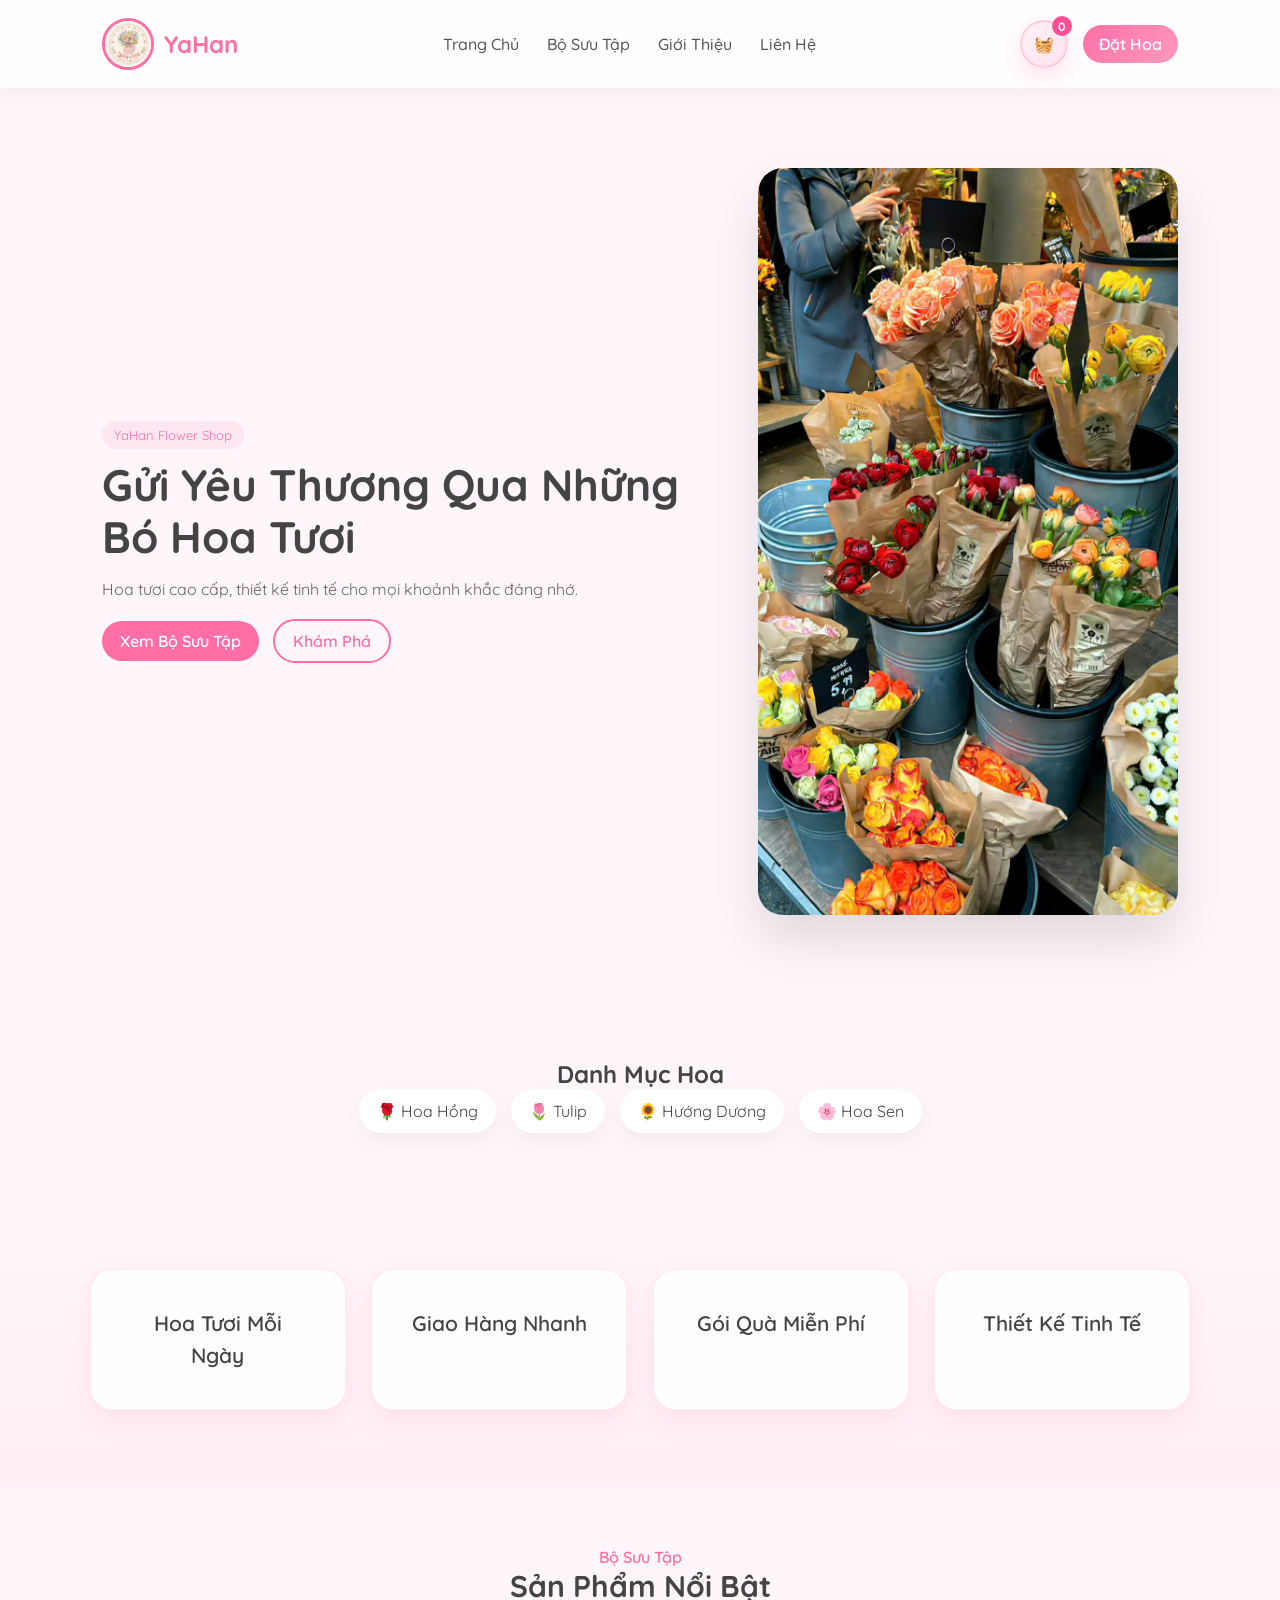
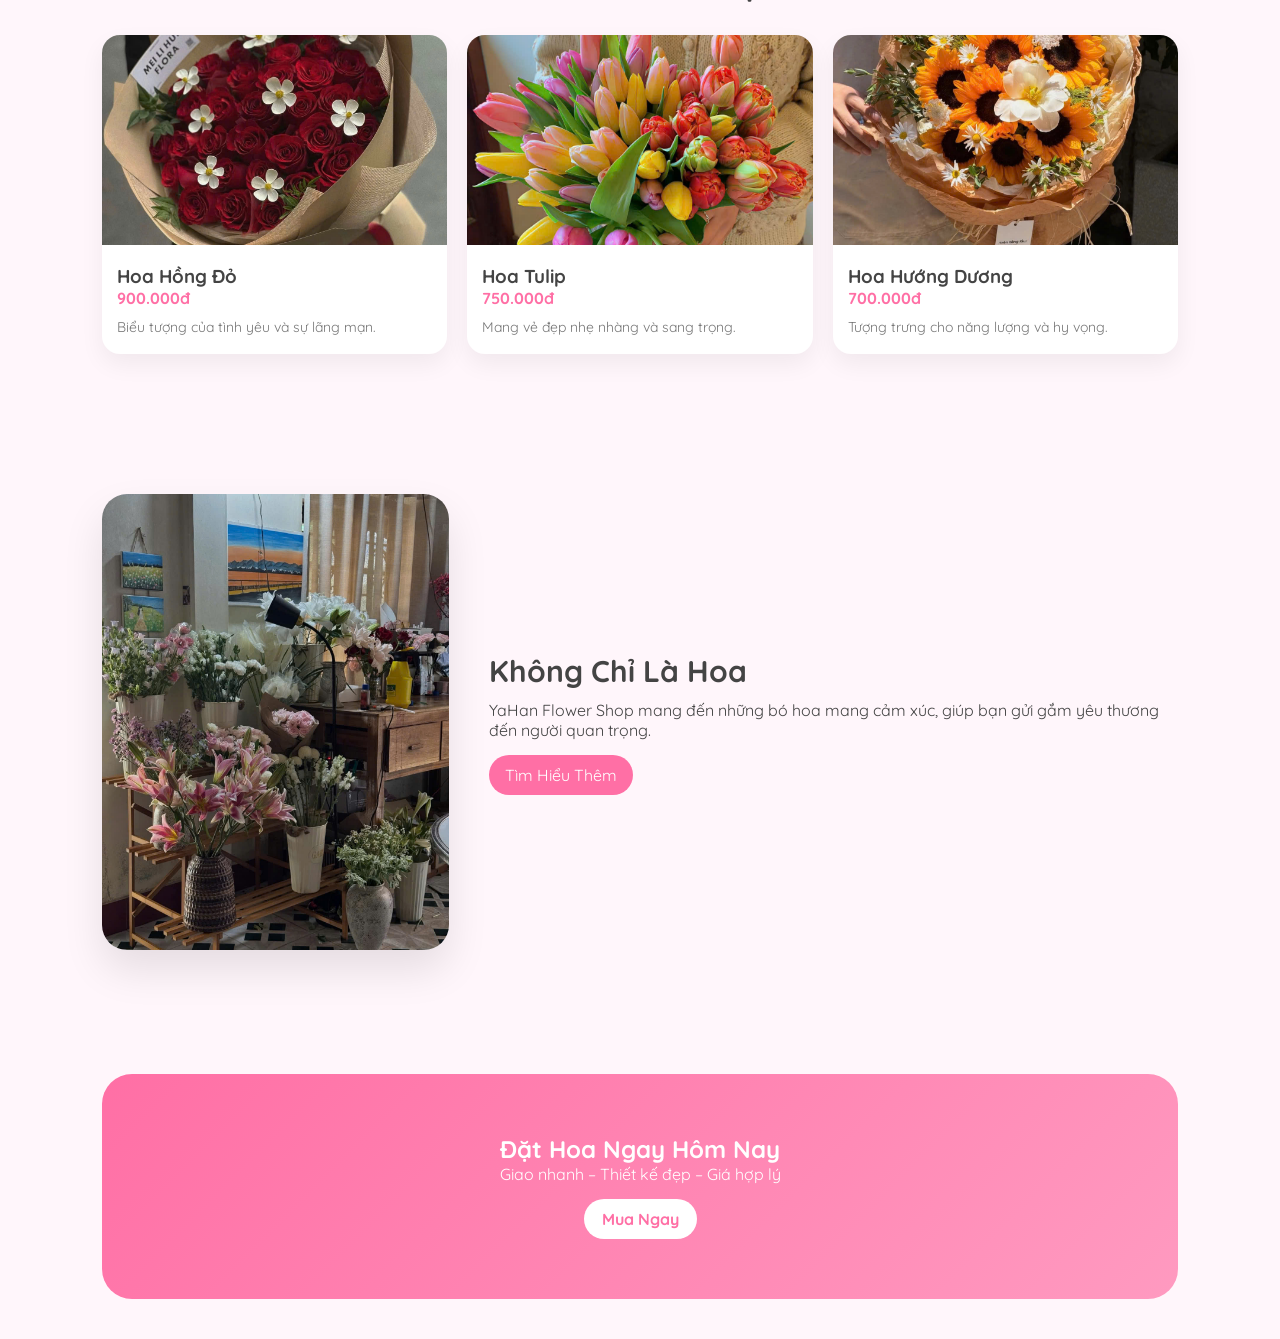
<file: index.html>
<!DOCTYPE html>
<html lang="vi">
<head>
    <meta charset="UTF-8">
    <meta name="viewport" content="width=device-width, initial-scale=1.0">

    <title>YaHan Flower Shop</title>

    <link rel="stylesheet" href="css/index.css">

</head>

<body>

<!-- ================= HEADER ================= -->
<header class="header">

    <div class="logo">
        <img src="assets/image/logo.png" alt="YaHan">
        <h2>YaHan</h2>
    </div>

    <nav class="menu">

    <a href="index.html">
        Trang Chủ
    </a>

    <a href="html/san-pham.html">
        Bộ Sưu Tập
    </a>

    <a href="html/gioi-thieu.html">
        Giới Thiệu
    </a>

    <a href="html/lien-he.html">
        Liên Hệ
    </a>

</nav>

    <div class="header-right">
       <a href="html/gio-hang.html" class="cart">
        <span class="cart-icon">🧺</span>
        <span class="cart-count">0</span>
</a>

        <a href="html/lien-he.html" class="cta-btn">
            Đặt Hoa
        </a>
    </div>

</header>


<!-- ================= HERO (SPLIT LAYOUT) ================= -->
<section class="hero">

    <div class="hero-text">
        <span class="tag">YaHan Flower Shop</span>

        <h1>Gửi Yêu Thương Qua Những Bó Hoa Tươi</h1>

        <p>
            Hoa tươi cao cấp, thiết kế tinh tế cho mọi khoảnh khắc đáng nhớ.
        </p>

        <div class="hero-btn">
            <a href="html/san-pham.html">Xem Bộ Sưu Tập</a>
            <a href="html/gioi-thieu.html" class="outline">Khám Phá</a>
        </div>
    </div>

    <div class="hero-image">
        <img src="assets/image/nen2.jpg" alt="Flower Hero">
    </div>

</section>


<!-- ================= CATEGORY QUICK ================= -->
<section class="category">

    <h2>Danh Mục Hoa</h2>

    <div class="category-list">

        <div class="category-item">🌹 Hoa Hồng</div>
        <div class="category-item">🌷 Tulip</div>
        <div class="category-item">🌻 Hướng Dương</div>
        <div class="category-item">🌸 Hoa Sen</div>

    </div>

</section>


<!-- ================= FEATURE ================= -->
<section class="feature">

    <div class="feature-item">
        <i class="fa-solid fa-seedling"></i>
        <h3>Hoa Tươi Mỗi Ngày</h3>
    </div>

    <div class="feature-item">
        <i class="fa-solid fa-truck-fast"></i>
        <h3>Giao Hàng Nhanh</h3>
    </div>

    <div class="feature-item">
        <i class="fa-solid fa-gift"></i>
        <h3>Gói Quà Miễn Phí</h3>
    </div>

    <div class="feature-item">
        <i class="fa-solid fa-heart"></i>
        <h3>Thiết Kế Tinh Tế</h3>
    </div>

</section>


<!-- ================= PRODUCTS ================= -->
<section class="products">

    <div class="section-title">
        <span>Bộ Sưu Tập</span>
        <h2>Sản Phẩm Nổi Bật</h2>
    </div>

    <div class="product-grid">
<div class="product-grid">

    <!-- CARD 1 -->
    <div class="product-card">

        <img src="assets/image/hoahong/hoahong.jpg">

        <div class="product-info">

            <h3>Hoa Hồng Đỏ</h3>

            <p class="price">900.000đ</p>

            <p class="desc">
                Biểu tượng của tình yêu và sự lãng mạn.
            </p>

        </div>

    </div>

    <!-- CARD 2 -->
    <div class="product-card">

        <img src="assets/image/hoatulip/hoatulip.jpg">

        <div class="product-info">

            <h3>Hoa Tulip</h3>

            <p class="price">750.000đ</p>

            <p class="desc">
                Mang vẻ đẹp nhẹ nhàng và sang trọng.
            </p>

        </div>

    </div>

    <!-- CARD 3 -->
    <div class="product-card">

        <img src="assets/image/hoahuongduong/hoahuongduong.jpg">

        <div class="product-info">

            <h3>Hoa Hướng Dương</h3>

            <p class="price">700.000đ</p>

            <p class="desc">
                Tượng trưng cho năng lượng và hy vọng.
            </p>

        </div>

    </div>

</div>

</div>
</section>


<!-- ================= ABOUT ================= -->
<section class="about">

    <div class="about-image">
        <img src="assets/image/nen3.jpg">
    </div>

    <div class="about-text">
        <h2>Không Chỉ Là Hoa</h2>
        <p>
            YaHan Flower Shop mang đến những bó hoa mang cảm xúc,
            giúp bạn gửi gắm yêu thương đến người quan trọng.
        </p>

        <a href="html/gioi-thieu.html">Tìm Hiểu Thêm</a>
    </div>

</section>


<!-- ================= CTA ================= -->
<section class="cta">

    <h2>Đặt Hoa Ngay Hôm Nay</h2>
    <p>Giao nhanh – Thiết kế đẹp – Giá hợp lý</p>

    <a href="html/san-pham.html">Mua Ngay</a>

</section>


<!-- ================= JS ================= -->
<script src="js/script.js"></script>
<script src="js/cart.js"></script>

<div id="toast" class="toast"></div>




</body>
</html>
</file>
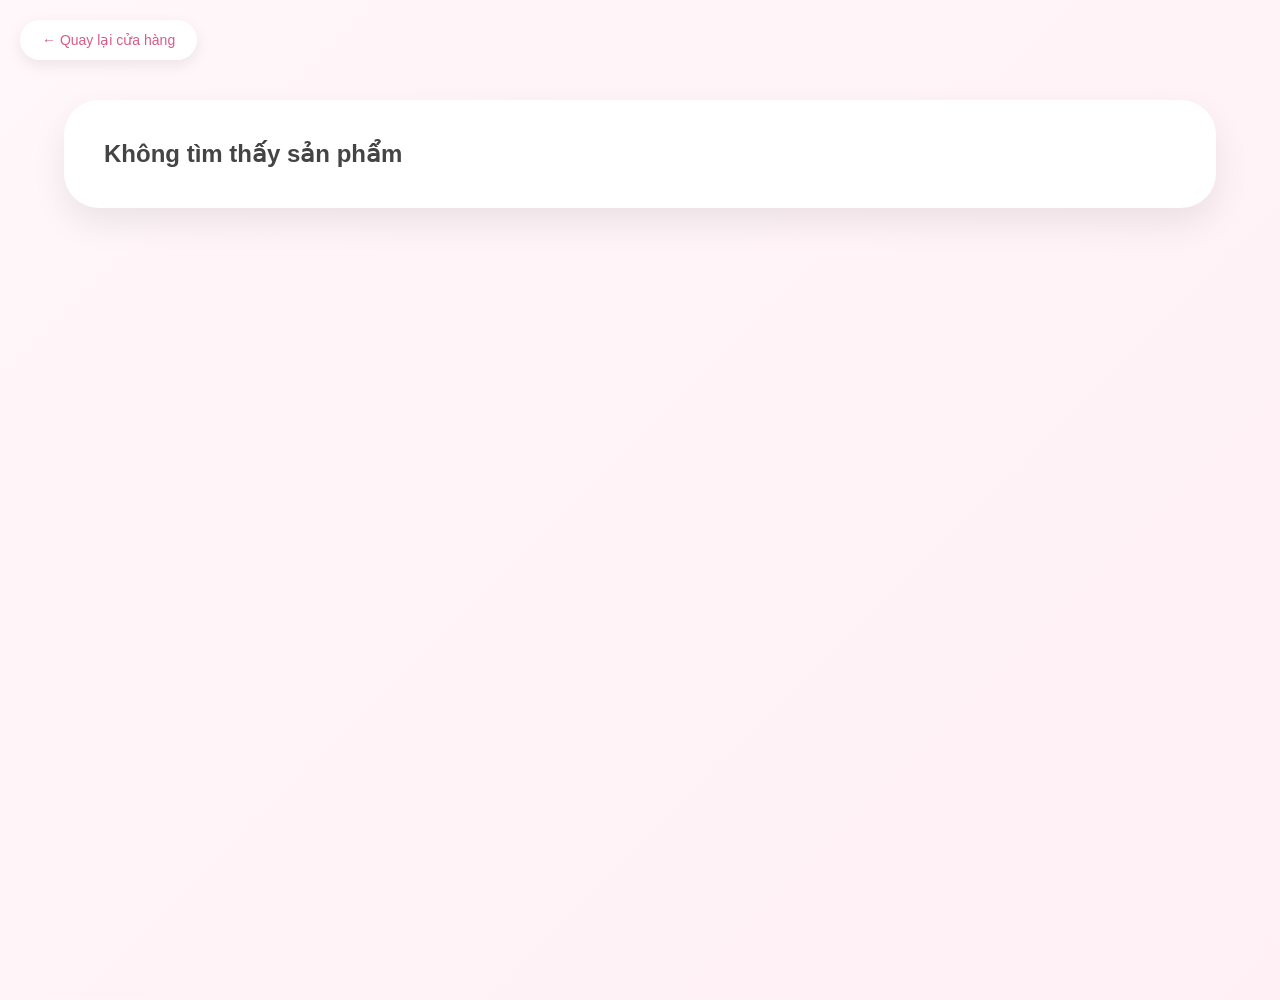
<file: html/chi-tiet.html>
<!DOCTYPE html>
<html lang="vi">
<head>
    <meta charset="UTF-8">
    <meta name="viewport" content="width=device-width, initial-scale=1.0">
    <title>Chi Tiết Hoa</title>

    <link rel="stylesheet" href="../css/chi-tiet.css">

    <!-- ICON -->
    <link rel="stylesheet"
    href="https://cdnjs.cloudflare.com/ajax/libs/font-awesome/6.5.2/css/all.min.css">
</head>
<body>

    <a href="#" id="backBtn" class="back-home">
        ← Quay lại cửa hàng
    </a>

    <section class="detail-page">

        <!-- LEFT -->
        <div id="detail"></div>

        <!-- RIGHT -->

    </section>

    <!-- MOBILE ACTION -->

    <div class="mobile-action">

        <button class="mobile-call">
            📞 Liên hệ
        </button>

        <button class="mobile-book">
            Đặt hoa
        </button>

    </div>
    
    <script>

        const mainImg =
        document.getElementById("mainImg");

        const thumbs =
        document.querySelectorAll(".thumb-list img");

        thumbs.forEach(img => {

            img.addEventListener("click", () => {

                mainImg.src = img.src;

                document
                .querySelector(".active-thumb")
                ?.classList.remove("active-thumb");

                img.classList.add("active-thumb");

            });

        });

    </script>

    <script src="../js/script.js"></script>

    <div id="toast" class="toast"></div>

    <script>

        const params =
        new URLSearchParams(window.location.search);

        const from = params.get("from");

        const backBtn =
        document.getElementById("backBtn");

        if(from === "index"){

            backBtn.href = "../index.html";

        }else{

            backBtn.href = "san-pham.html";

        }

    </script>

</body>
</html>
</file>
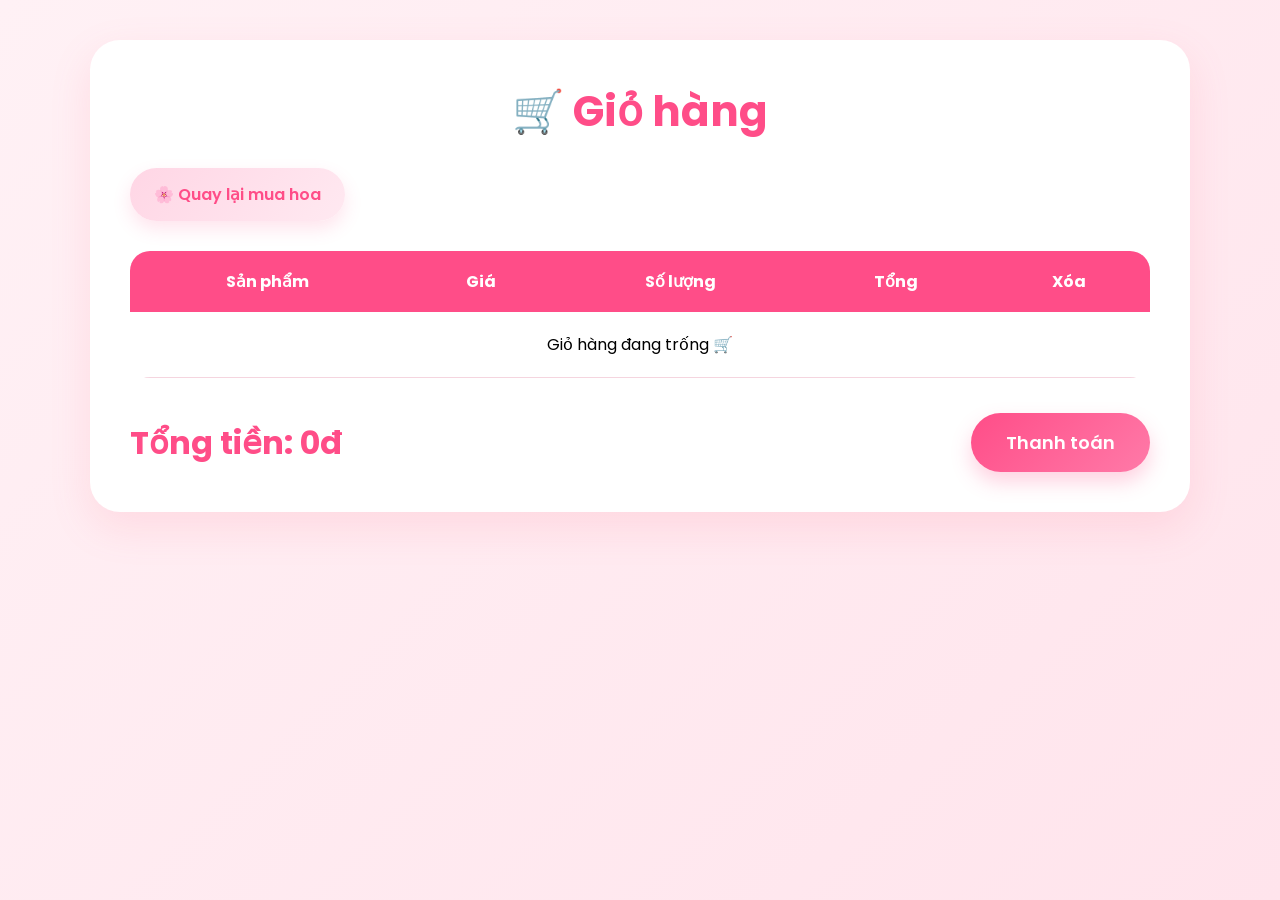
<file: html/gio-hang.html>
<!DOCTYPE html>
<html lang="vi">

<head>

    <meta charset="UTF-8">

    <meta name="viewport" content="width=device-width, initial-scale=1.0">

    <title>Giỏ hàng</title>

    <link rel="stylesheet" href="../css/gio-hang.css">

</head>

<body>

    <div class="cart-page">

        <h1>🛒 Giỏ hàng</h1>

        <a href="../index.html" class="back-btn">
    🌸 Quay lại mua hoa
        </a>

        <table>

            <thead>

                <tr>

                    <th>Sản phẩm</th>

                    <th>Giá</th>

                    <th>Số lượng</th>

                    <th>Tổng</th>

                    <th>Xóa</th>

                </tr>

            </thead>

            <tbody id="cart-body">

            </tbody>

        </table>

        <div class="total-box">

            <h2 id="total">
                Tổng tiền: 0đ
            </h2>

            <button onclick="checkout()">
                Thanh toán
            </button>

        </div>

    </div>

    <script src="../js/cart.js"></script>
    

</body>

</html>
</file>
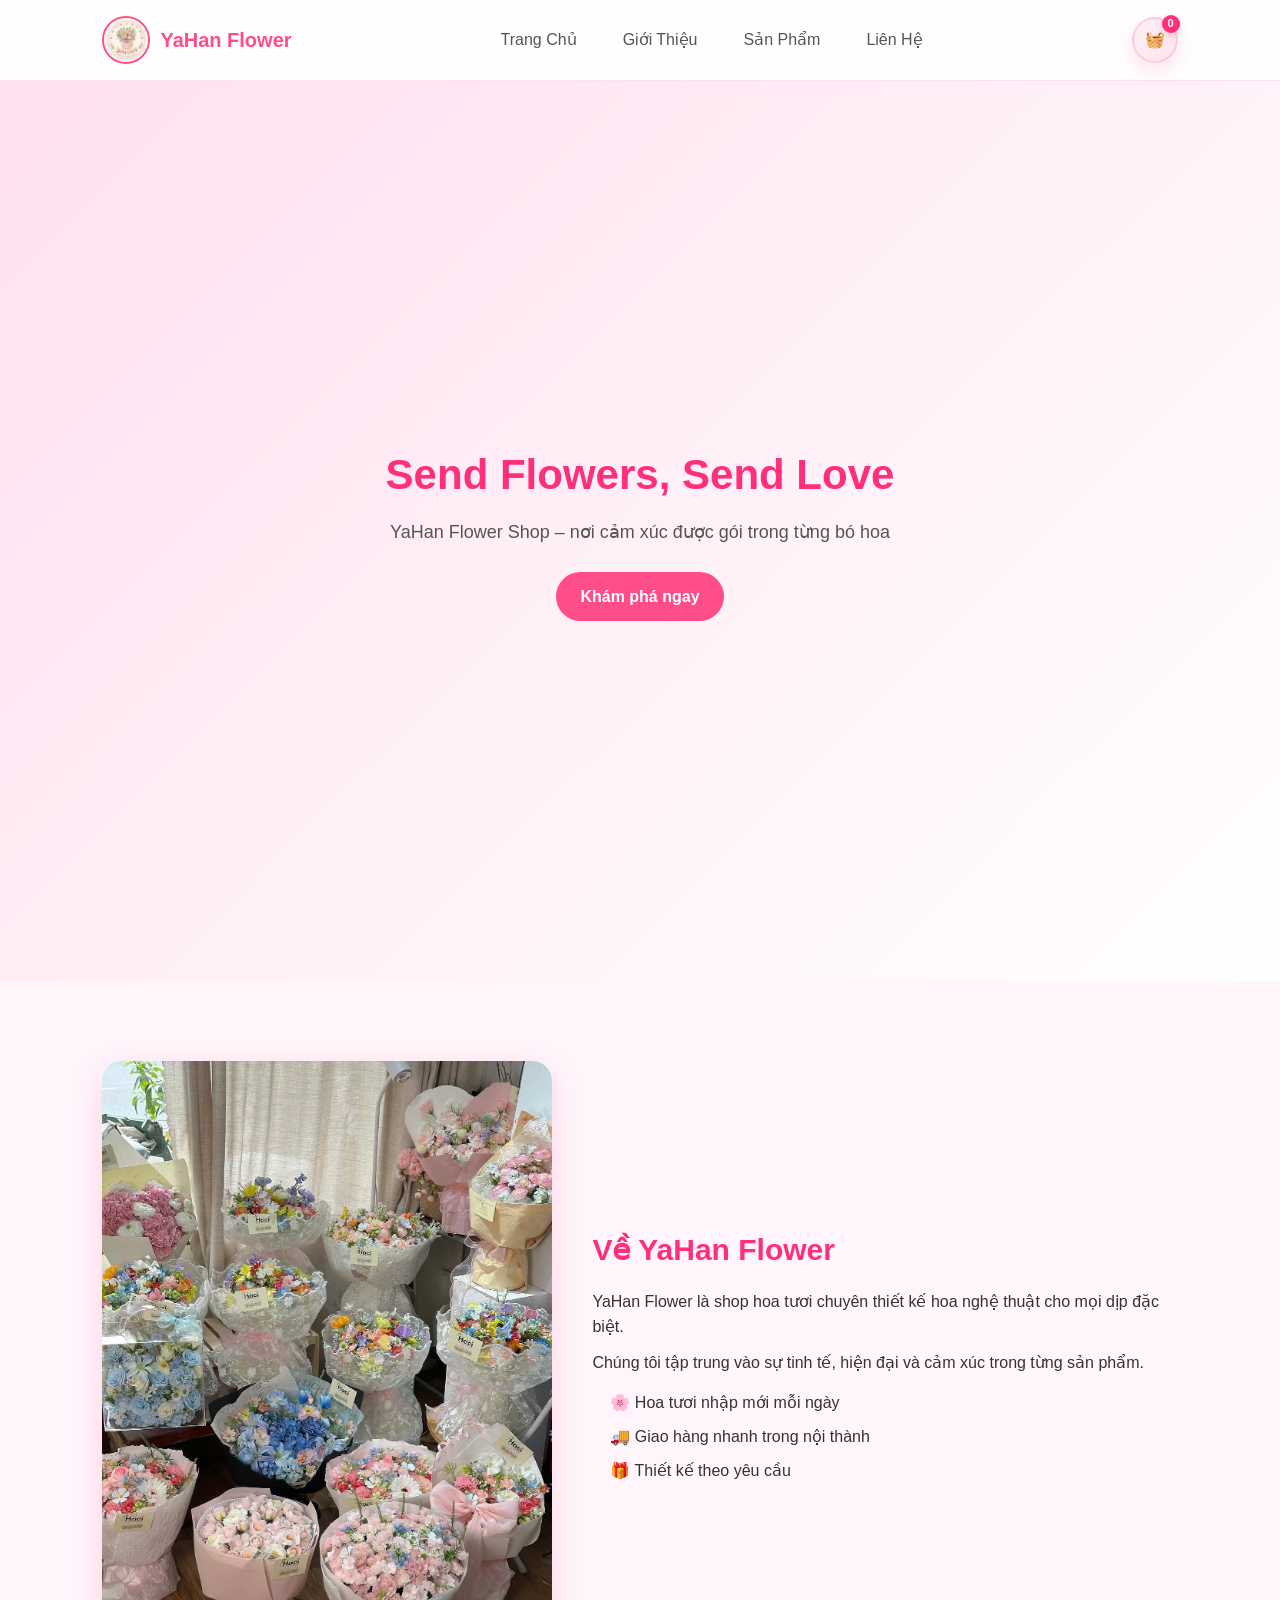
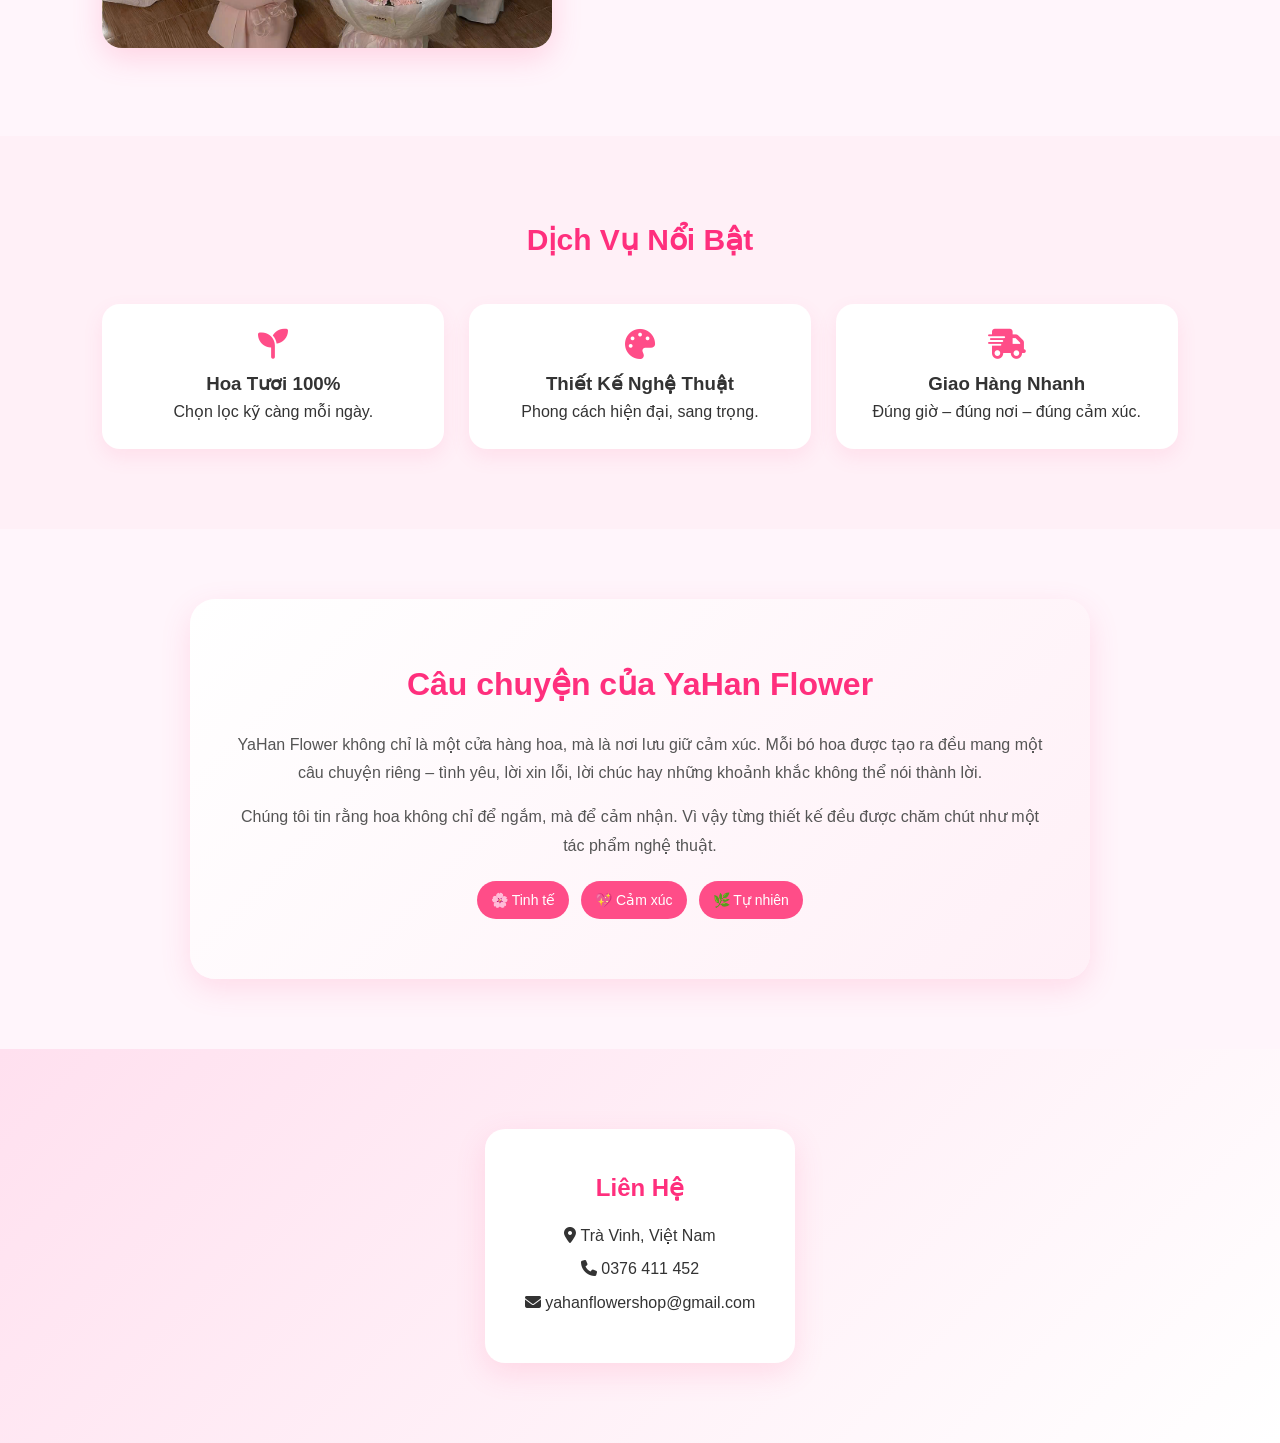
<file: html/gioi-thieu.html>
<!DOCTYPE html>
<html lang="vi">
<head>
<meta charset="UTF-8">
<meta name="viewport" content="width=device-width, initial-scale=1.0">
<title>About YaHan Flower</title>

<link rel="stylesheet" href="../css/gioi-thieu.css">
<link rel="stylesheet" href="https://cdnjs.cloudflare.com/ajax/libs/font-awesome/6.5.2/css/all.min.css">
</head>

<body>

<header class="navbar">
    <div class="logo">
        <img src="../assets/image/logo.png" alt="YaHan">
        <h2>YaHan Flower</h2>
    </div>

    <nav class="menu">

    <a href="../index.html">
        Trang Chủ
    </a>

    <a href="../index.html#about">
        Giới Thiệu
    </a>

    <a href="../index.html#service">
        Sản Phẩm
    </a>

    <a href="../index.html#contact">
        Liên Hệ
    </a>

</nav>

    <a href="gio-hang.html" class="cart">
        <span class="cart-icon">🧺</span>
        <span class="cart-count">0</span>
    </a>
</header>
<!-- HERO -->
<section class="hero">
    <div class="hero-box">
        <h1>Send Flowers, Send Love</h1>
        <p>YaHan Flower Shop – nơi cảm xúc được gói trong từng bó hoa</p>

        <a href="../index.html" class="btn-primary">Khám phá ngay</a>
    </div>
</section>

<!-- ABOUT -->
<section id="about" class="about">
    <div class="about-container">

        <div class="about-img">
            <img src="../assets/image/nen1.jpg" alt="YaHan Flower">
        </div>

        <div class="about-text">
            <h2>Về YaHan Flower</h2>

            <p>
                YaHan Flower là shop hoa tươi chuyên thiết kế hoa nghệ thuật cho mọi dịp đặc biệt.
            </p>

            <p>
                Chúng tôi tập trung vào sự tinh tế, hiện đại và cảm xúc trong từng sản phẩm.
            </p>

            <ul>
                <li>🌸 Hoa tươi nhập mới mỗi ngày</li>
                <li>🚚 Giao hàng nhanh trong nội thành</li>
                <li>🎁 Thiết kế theo yêu cầu</li>
            </ul>
        </div>

    </div>
</section>

<!-- SERVICE -->
<section id="service" class="service">
    <h2>Dịch Vụ Nổi Bật</h2>

    <div class="service-grid">

        <div class="card">
            <i class="fa-solid fa-seedling"></i>
            <h3>Hoa Tươi 100%</h3>
            <p>Chọn lọc kỹ càng mỗi ngày.</p>
        </div>

        <div class="card">
            <i class="fa-solid fa-palette"></i>
            <h3>Thiết Kế Nghệ Thuật</h3>
            <p>Phong cách hiện đại, sang trọng.</p>
        </div>

        <div class="card">
            <i class="fa-solid fa-truck-fast"></i>
            <h3>Giao Hàng Nhanh</h3>
            <p>Đúng giờ – đúng nơi – đúng cảm xúc.</p>
        </div>

    </div>
</section>

<!-- STORY SECTION -->
<section class="stats">
    <div class="story-box">

        <h2>Câu chuyện của YaHan Flower</h2>

        <p>
            YaHan Flower không chỉ là một cửa hàng hoa, mà là nơi lưu giữ cảm xúc.
            Mỗi bó hoa được tạo ra đều mang một câu chuyện riêng – tình yêu, lời xin lỗi,
            lời chúc hay những khoảnh khắc không thể nói thành lời.
        </p>

        <p>
            Chúng tôi tin rằng hoa không chỉ để ngắm, mà để cảm nhận.
            Vì vậy từng thiết kế đều được chăm chút như một tác phẩm nghệ thuật.
        </p>

        <div class="story-tags">
            <span>🌸 Tinh tế</span>
            <span>💖 Cảm xúc</span>
            <span>🌿 Tự nhiên</span>
        </div>

    </div>
</section>

<!-- CONTACT -->
<section id="contact" class="contact">
    <div class="contact-box">

        <h2>Liên Hệ</h2>

        <p><i class="fa-solid fa-location-dot"></i> Trà Vinh, Việt Nam</p>
        <p><i class="fa-solid fa-phone"></i> 0376 411 452</p>
        <p><i class="fa-solid fa-envelope"></i> yahanflowershop@gmail.com</p>


    </div>
</section>


</body>
</html>
</file>
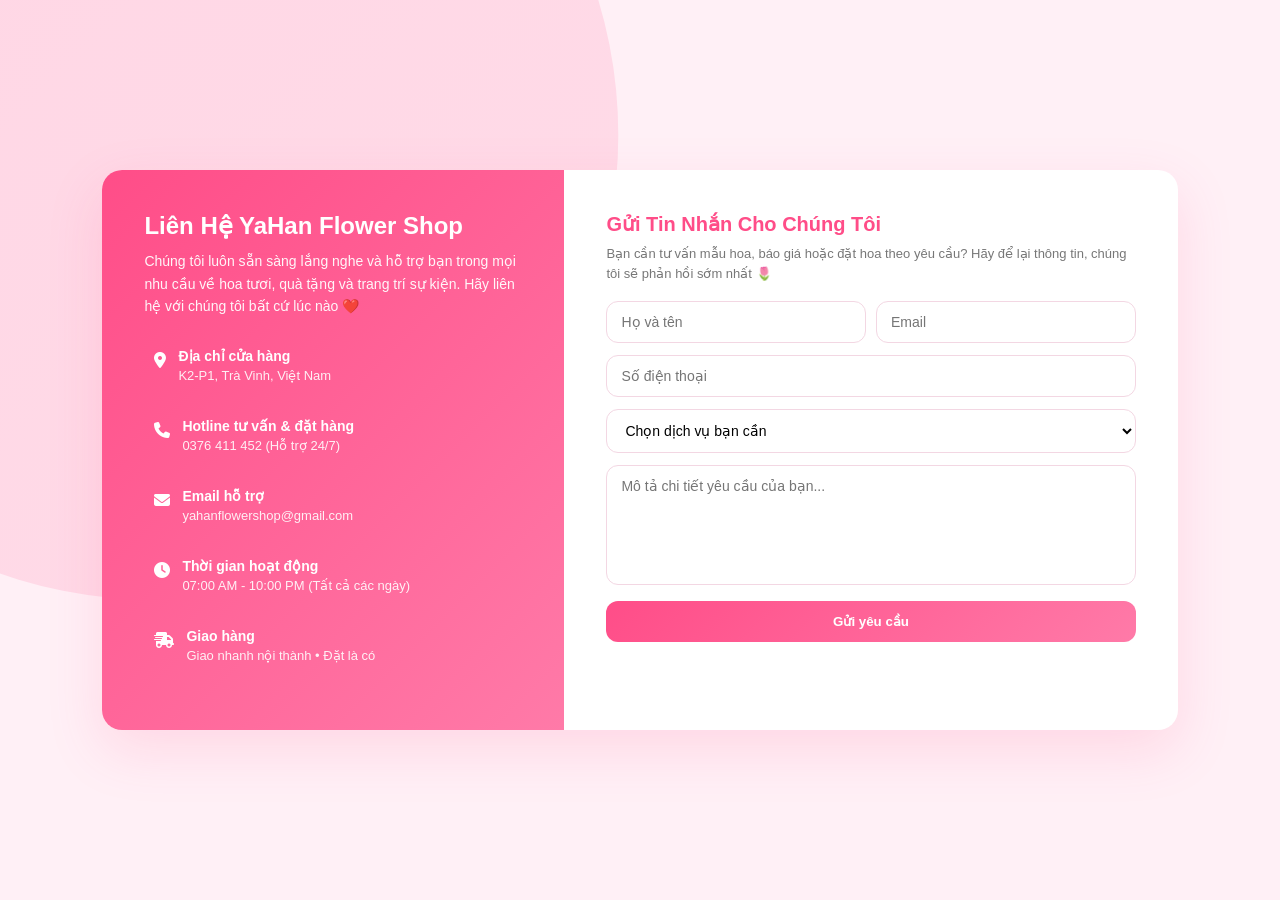
<file: html/lien-he.html>
<!DOCTYPE html>
<html lang="vi">
<head>
    <meta charset="UTF-8">
    <meta name="viewport" content="width=device-width, initial-scale=1.0">
    <title>Liên Hệ Shop</title>

    <link rel="stylesheet" href="../css/lien-he.css">
    <link rel="stylesheet" href="https://cdnjs.cloudflare.com/ajax/libs/font-awesome/6.5.2/css/all.min.css">
</head>

<body>

<section class="contact-section">

    <div class="contact-bg"></div>

    <div class="contact-card">

        <!-- LEFT INFO -->
        <div class="contact-left">

            <h2>Liên Hệ YaHan Flower Shop</h2>

            <p>
                Chúng tôi luôn sẵn sàng lắng nghe và hỗ trợ bạn
                trong mọi nhu cầu về hoa tươi, quà tặng và trang trí sự kiện.
                Hãy liên hệ với chúng tôi bất cứ lúc nào ❤️
            </p>

            <div class="contact-box">
                <i class="fa-solid fa-location-dot"></i>
                <div>
                    <h4>Địa chỉ cửa hàng</h4>
                    <span>K2-P1, Trà Vinh, Việt Nam</span>
                </div>
            </div>

            <div class="contact-box">
                <i class="fa-solid fa-phone"></i>
                <div>
                    <h4>Hotline tư vấn & đặt hàng</h4>
                    <span>0376 411 452 (Hỗ trợ 24/7)</span>
                </div>
            </div>

            <div class="contact-box">
                <i class="fa-solid fa-envelope"></i>
                <div>
                    <h4>Email hỗ trợ</h4>
                    <span>yahanflowershop@gmail.com</span>
                </div>
            </div>

            <div class="contact-box">
                <i class="fa-solid fa-clock"></i>
                <div>
                    <h4>Thời gian hoạt động</h4>
                    <span>07:00 AM - 10:00 PM (Tất cả các ngày)</span>
                </div>
            </div>

            <div class="contact-box">
                <i class="fa-solid fa-truck-fast"></i>
                <div>
                    <h4>Giao hàng</h4>
                    <span>Giao nhanh nội thành • Đặt là có</span>
                </div>
            </div>

        </div>

        <!-- RIGHT FORM -->
        <div class="contact-right">

            <h3>Gửi Tin Nhắn Cho Chúng Tôi</h3>

            <p class="sub-text">
                Bạn cần tư vấn mẫu hoa, báo giá hoặc đặt hoa theo yêu cầu?
                Hãy để lại thông tin, chúng tôi sẽ phản hồi sớm nhất 🌷
            </p>

            <form>

                <div class="row">
                    <input type="text" placeholder="Họ và tên">
                    <input type="email" placeholder="Email">
                </div>

                <input type="text" placeholder="Số điện thoại">

                <select>
                    <option>Chọn dịch vụ bạn cần</option>
                    <option>Hoa sinh nhật</option>
                    <option>Hoa khai trương</option>
                    <option>Hoa cưới</option>
                    <option>Hoa trang trí sự kiện</option>
                    <option>Hoa theo yêu cầu riêng</option>
                </select>

                <textarea placeholder="Mô tả chi tiết yêu cầu của bạn..."></textarea>

                <button type="submit">
                    Gửi yêu cầu
                </button>

            </form>

        </div>

    </div>

</section>

</body>
</html>
</file>
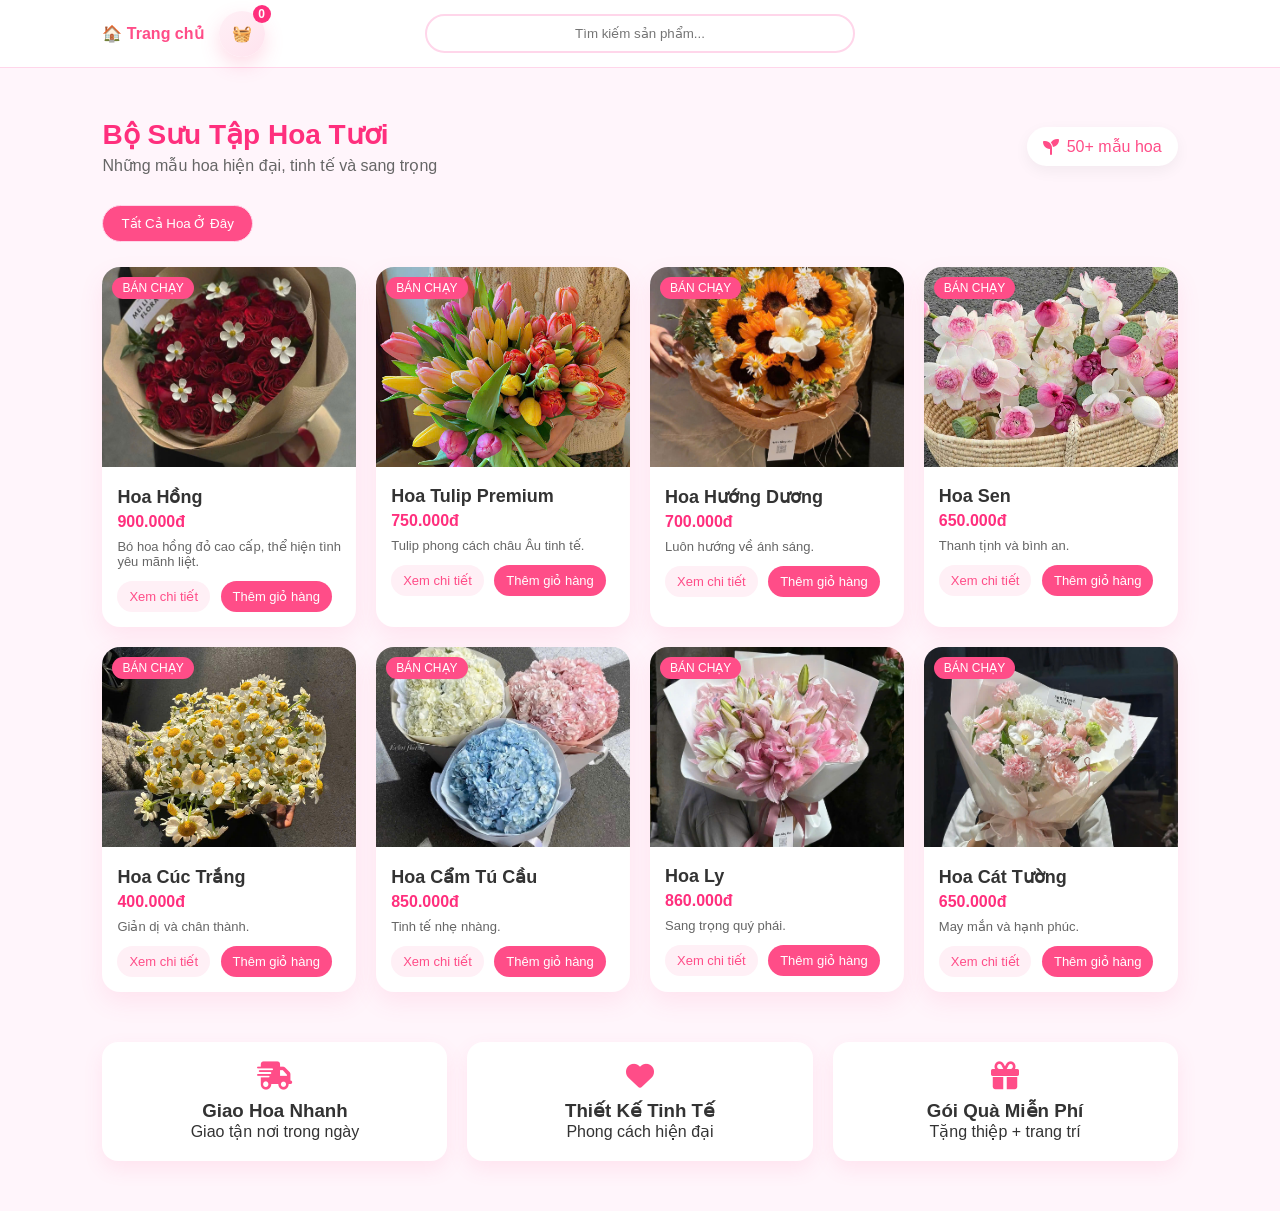
<file: html/san-pham.html>
<!DOCTYPE html>
<html lang="vi">
<head>
    <meta charset="UTF-8">
    <meta name="viewport" content="width=device-width, initial-scale=1.0">

    <title>Danh Sách Hoa</title>

    <link rel="stylesheet" href="../css/san-pham.css">

    <link rel="stylesheet" href="https://cdnjs.cloudflare.com/ajax/libs/font-awesome/6.5.2/css/all.min.css">
</head>
<body>

<!-- HEADER -->
 <div class="header-mini">

    <!-- LEFT: HOME + CART -->
    <div class="header-left">
        <a href="../index.html">🏠 Trang chủ</a>
        <a href="gio-hang.html" class="cart">
            <span class="cart-icon">🧺</span> 
        <span class="cart-count">0</span>
        </a>
    </div>

    <!-- CENTER: SEARCH -->
    <input 
        type="text"
        id="search"
        placeholder="Tìm kiếm sản phẩm..."
        class="search-box"
    >

</div>
<!-- PRODUCT -->
<section class="flowers">

    <!-- TOP -->
    <div class="top-bar">

        <div class="title-box">
            <h2>Bộ Sưu Tập Hoa Tươi</h2>
            <p>Những mẫu hoa hiện đại, tinh tế và sang trọng</p>
        </div>

        <div class="result-box">
            <i class="fa-solid fa-seedling"></i>
            <span>50+ mẫu hoa</span>
        </div>

    </div>

    <!-- FILTER -->
    <div class="menu-filter">
        <button class="active">Tất Cả Hoa Ở Đây</button>
       
    </div>

    <!-- FLOWER LIST -->
    <div id="flower-container" class="flower-container"></div>

    <!-- SERVICE -->
    <div class="service-box">

        <div class="service-item">
            <i class="fa-solid fa-truck-fast"></i>
            <h3>Giao Hoa Nhanh</h3>
            <p>Giao tận nơi trong ngày</p>
        </div>

        <div class="service-item">
            <i class="fa-solid fa-heart"></i>
            <h3>Thiết Kế Tinh Tế</h3>
            <p>Phong cách hiện đại</p>
        </div>

        <div class="service-item">
            <i class="fa-solid fa-gift"></i>
            <h3>Gói Quà Miễn Phí</h3>
            <p>Tặng thiệp + trang trí</p>
        </div>

    </div>

</section>

<script src="../js/script.js"></script>

<div id="toast" class="toast"></div>

</body>
</html>
</file>
<file: css/index.css>
@import url('https://fonts.googleapis.com/css2?family=Quicksand:wght@300;400;500;600;700&display=swap');

/* ================= RESET ================= */
* {
    margin: 0;
    padding: 0;
    box-sizing: border-box;
}

body {
    background: #fff6fb;
    color: #444;
    font-family: 'Quicksand', sans-serif;
}

/* ================= HEADER ================= */
.header {
    display: flex;
    justify-content: space-between;
    align-items: center;
    padding: 18px 8%;
    background: rgba(255,255,255,0.9);
    backdrop-filter: blur(10px);
    position: sticky;
    top: 0;
    z-index: 1000;
    box-shadow: 0 5px 20px rgba(0,0,0,0.05);
}

/* LOGO */
.logo {
    display: flex;
    align-items: center;
    gap: 10px;
}

.logo img {
    width: 52px;
    height: 52px;
    border-radius: 50%;
    object-fit: cover;
    border: 3px solid #ff6fa5;
}

.logo h2 {
    color: #ff6fa5;
    font-weight: 700;
}

/* MENU */
.menu a {
    margin: 0 12px;
    text-decoration: none;
    color: #555;
    font-weight: 500;
    position: relative;
    transition: 0.3s;
}

.menu a::after {
    content: "";
    position: absolute;
    left: 0;
    bottom: -5px;
    width: 0%;
    height: 2px;
    background: #ff6fa5;
    transition: 0.3s;
}

.menu a:hover::after {
    width: 100%;
}

.menu a:hover {
    color: #ff6fa5;
}

/* ================= HEADER RIGHT ================= */
.header-right {
    display: flex;
    align-items: center;
    gap: 15px;
}

/* GIỎ HÀNG (GIỎ HOA) */
.cart {
    position: relative;
    width: 48px;
    height: 48px;
    border-radius: 50%;
    background: linear-gradient(135deg, #fff0f6, #ffe3ee);
    display: flex;
    align-items: center;
    justify-content: center;
    box-shadow: 0 10px 25px rgba(255,111,165,0.2);
    transition: 0.3s;
    border: 2px solid rgba(255,111,165,0.25);
    text-decoration: none;
    color: #ff6fa5;
}

.cart:hover {
    transform: translateY(-4px) scale(1.1);
    background: linear-gradient(135deg, #ff6fa5, #ff9ac0);
    color: white;
}

.cart-count {
    position: absolute;
    top: -6px;
    right: -6px;
    width: 20px;
    height: 20px;
    background: #ff4f93;
    color: white;
    font-size: 12px;
    border-radius: 50%;
    display: flex;
    align-items: center;
    justify-content: center;
    font-weight: bold;
}
.cart.bump{
    animation:bump 0.3s ease;
}

@keyframes bump{

    0%{
        transform:scale(1);
    }

    50%{
        transform:scale(1.2);
    }

    100%{
        transform:scale(1);
    }
}

.toast{
    position: fixed;
    top: 20px;
    right: 20px;
    background: #ff4d8d;
    color: white;
    padding: 14px 22px;
    border-radius: 10px;
    font-size: 16px;
    font-weight: bold;
    opacity: 0;
    transform: translateY(-20px);
    transition: all 0.4s ease;
    z-index: 9999;
    box-shadow: 0 4px 10px rgba(0,0,0,0.2);
}

.toast.show{
    opacity: 1;
    transform: translateY(0);
}

/* BUTTON */
.cta-btn {
    background: linear-gradient(135deg, #ff6fa5, #ff9ac0);
    color: white;
    padding: 9px 16px;
    border-radius: 25px;
    text-decoration: none;
    font-weight: 600;
    transition: 0.3s;
}

.cta-btn:hover {
    transform: scale(1.05);
}

/* ================= HERO ================= */
.hero {
    display: flex;
    align-items: center;
    justify-content: space-between;
    padding: 80px 8%;
    gap: 40px;
}

.hero-text {
    flex: 1;
}

.tag {
    background: #ffe6f0;
    color: #ff6fa5;
    padding: 6px 12px;
    border-radius: 20px;
    font-size: 13px;
}

.hero-text h1 {
    font-size: 44px;
    margin: 15px 0;
    line-height: 1.2;
}

.hero-text p {
    color: #666;
    margin-bottom: 20px;
}

/* BUTTON HERO */
.hero-btn a {
    display: inline-block;
    padding: 10px 18px;
    border-radius: 25px;
    text-decoration: none;
    margin-right: 10px;
    font-weight: 600;
    transition: 0.3s;
}

.hero-btn a:first-child {
    background: #ff6fa5;
    color: white;
}

.hero-btn .outline {
    border: 2px solid #ff6fa5;
    color: #ff6fa5;
}

.hero-btn a:hover {
    transform: translateY(-4px);
}

/* HERO IMAGE */
.hero-image img {
    width: 420px;
    border-radius: 25px;
    box-shadow: 0 25px 50px rgba(0,0,0,0.12);
}

/* ================= CATEGORY ================= */
.category {
    text-align: center;
    padding: 60px 8%;
}

.category-list {
    display: flex;
    justify-content: center;
    flex-wrap: wrap;
    gap: 15px;
}

.category-item {
    background: white;
    padding: 12px 18px;
    border-radius: 25px;
    box-shadow: 0 8px 20px rgba(0,0,0,0.05);
    cursor: pointer;
    transition: 0.3s;
}

.category-item:hover {
    background: #ff6fa5;
    color: white;
    transform: translateY(-3px);
}

/* ================= FEATURE ================= */

.feature{
    width: 100%;
    padding: clamp(40px, 6vw, 80px) 7%;
    display: grid;

    /* Tự co giãn cực mượt */
    grid-template-columns: repeat(auto-fit, minmax(min(220px, 100%), 1fr));

    gap: clamp(15px, 2vw, 30px);

    background: linear-gradient(to bottom, #fff8fb, #ffeef5);
}

.feature-item{
    background: rgba(255,255,255,0.9);

    padding: clamp(22px, 3vw, 38px);

    border-radius: 22px;

    text-align: center;

    border: 1px solid rgba(255,182,193,0.3);

    backdrop-filter: blur(10px);

    box-shadow:
        0 5px 15px rgba(255,182,193,0.12),
        0 10px 30px rgba(255,105,180,0.08);

    transition:
        transform 0.35s ease,
        box-shadow 0.35s ease,
        border 0.35s ease;

    cursor: pointer;
}

.feature-item:hover{
    transform: translateY(-10px);

    border-color: #ff9ec7;

    box-shadow:
        0 12px 25px rgba(255,105,180,0.18),
        0 18px 40px rgba(255,182,193,0.18);
}

/* ICON */

.feature-item i{
    width: clamp(65px, 8vw, 95px);
    height: clamp(65px, 8vw, 95px);

    line-height: clamp(65px, 8vw, 95px);

    font-size: clamp(28px, 4vw, 45px);

    border-radius: 50%;

    background: linear-gradient(135deg, #ffd6e7, #ffb6d5);

    color: #ff4f9a;

    margin-bottom: 18px;

    transition: all 0.35s ease;
}

.feature-item:hover i{
    transform: scale(1.12) rotate(8deg);

    background: linear-gradient(135deg, #ff69b4, #ff8fc7);

    color: white;
}

/* TEXT */

.feature-item h3{
    font-size: clamp(16px, 2vw, 21px);

    color: #444;

    font-weight: 600;

    line-height: 1.5;

    transition: 0.3s;
}

.feature-item:hover h3{
    color: #ff4f9a;
}

/* Mobile nhỏ */

@media(max-width: 480px){

    .feature{
        padding-inline: 5%;
    }

    .feature-item{
        border-radius: 18px;
    }
}

/* ================= PRODUCTS ================= */
.products {
    padding: 60px 8%;
}

.section-title {
    text-align: center;
    margin-bottom: 30px;
}

.section-title span {
    color: #ff6fa5;
    font-weight: 600;
}

.section-title h2 {
    font-size: 30px;
}

.product-grid {
    display: grid;
    grid-template-columns: repeat(auto-fit, minmax(240px, 1fr));
    gap: 20px;
}

.product-card {
    background: white;
    border-radius: 18px;
    overflow: hidden;
    box-shadow: 0 10px 25px rgba(0,0,0,0.06);
    transition: 0.3s;
}

.product-card:hover {
    transform: translateY(-8px);
}

.product-card img {
    width: 100%;
    height: 210px;
    object-fit: cover;
}

.product-info {
    padding: 15px;
}

.price {
    color: #ff6fa5;
    font-weight: bold;
}

.desc{
    margin-top: 8px;

    color: #777;

    font-size: 14px;

    line-height: 1.6;
}

/* Xem chi tiết */
.detail-btn{
    background: white;
    border: 1px solid #ff69b4;
    color: #ff69b4;
}

.detail-btn:hover{
    background: #ff69b4;
    color: white;
}

/* Thêm giỏ hàng */
.cart-btn{
    background: #ff69b4;
    color: white;
}

.cart-btn:hover{
    opacity: 0.8;
}

/* ================= ABOUT ================= */
.about {
    display: flex;
    align-items: center;
    justify-content: space-between;
    gap: 40px;
    padding: 80px 8%;
}

.about-image img {
    width: 100%;
    max-width: 420px;
    border-radius: 25px;
    box-shadow: 0 20px 40px rgba(0,0,0,0.1);
}

.about-text h2 {
    font-size: 30px;
    margin-bottom: 10px;
}

.about-text a {
    display: inline-block;
    margin-top: 15px;
    background: #ff6fa5;
    color: white;
    padding: 10px 16px;
    border-radius: 20px;
    text-decoration: none;
}

/* ================= CTA ================= */
.cta {
    text-align: center;
    padding: 60px 8%;
    background: linear-gradient(135deg, #ff6fa5, #ff9ac0);
    color: white;
    border-radius: 30px;
    margin: 40px 8%;
}

.cta a {
    display: inline-block;
    margin-top: 15px;
    background: white;
    color: #ff6fa5;
    padding: 10px 18px;
    border-radius: 25px;
    font-weight: bold;
    text-decoration: none;
}

/* ================= RESPONSIVE ================= */
@media (max-width: 768px) {
    .hero,
    .about {
        flex-direction: column;
        text-align: center;
    }

    .hero-text h1 {
        font-size: 30px;
    }

    .hero-image img {
        width: 100%;
        max-width: 320px;
    }

    .menu {
        display: none;
    }
}
</file>
<file: css/chi-tiet.css>
/* RESET */

*{
    margin: 0;
    padding: 0;
    box-sizing: border-box;
}

/* BODY */

body{

    font-family: 'Poppins', sans-serif;

    background:
    linear-gradient(
    135deg,
    #fff7fa,
    #fff0f5);

    color: #444;

    min-height: 100vh;
}

/* BACK BUTTON */

.back-home{

    position: fixed;

    top: 20px;
    left: 20px;

    text-decoration: none;

    background: white;

    color: #d85b88;

    padding: 12px 22px;

    border-radius: 40px;

    font-size: 14px;
    font-weight: 500;

    box-shadow:
    0 5px 15px rgba(0,0,0,0.08);

    z-index: 1000;

    transition: 0.3s;
}

.back-home:hover{

    background: #ffdce8;

    transform: translateY(-2px);
}

/* DETAIL PAGE */

.detail-page{

    width: 90%;
    max-width: 1200px;

    margin: 100px auto 50px;

    background: white;

    border-radius: 35px;

    padding: 40px;

    box-shadow:
    0 15px 35px rgba(0,0,0,0.08);
}

/* DETAIL */

#detail{

    display: flex;

    align-items: center;

    gap: 50px;

    flex-wrap: wrap;
}

/* IMAGE */

.detail-left{

    flex: 1;
}

/* MAIN IMAGE */

.main-img{

    width: 100%;

    height: 500px;

    object-fit: cover;

    border-radius: 25px;

    box-shadow:
    0 10px 25px rgba(0,0,0,0.1);

    transition: 0.3s;
}

.main-img:hover{

    transform: scale(1.02);
}

/* THUMB LIST */

.thumb-list{

    display: flex;

    gap: 15px;

    margin-top: 20px;

    justify-content: center;
}

.thumb-list img{

    width: 90px;
    height: 90px;

    object-fit: cover;

    border-radius: 15px;

    cursor: pointer;

    border: 3px solid transparent;

    transition: 0.3s;
}

.thumb-list img:hover{

    transform: translateY(-5px);
}

.active-thumb{

    border-color: #d85b88;
}

/* RIGHT */

.detail-right{

    flex: 1;
}

/* CATEGORY */

.category{

    display: inline-block;

    background: #ffe4ee;

    color: #d85b88;

    padding: 8px 18px;

    border-radius: 30px;

    font-size: 14px;
    font-weight: 500;

    margin-bottom: 20px;
}

/* TITLE */

.detail-right h1{

    font-size: 45px;

    color: #333;

    margin-bottom: 20px;
}

/* PRICE */

.price{

    font-size: 38px;

    font-weight: 700;

    color: #d85b88;

    margin-bottom: 20px;
}

.price span{

    font-size: 22px;

    color: #999;

    text-decoration: line-through;

    margin-left: 10px;
}

/* DESCRIPTION */

.description{

    font-size: 16px;

    color: #666;

    line-height: 1.8;

    margin-bottom: 30px;
}

/* INFO BOX */

.info-box{

    display: flex;

    flex-direction: column;

    gap: 18px;

    margin-bottom: 35px;
}

/* INFO ITEM */

.info-item{

    display: flex;

    align-items: center;

    gap: 18px;

    background: #fff5f8;

    padding: 18px;

    border-radius: 18px;
}

.info-item i{

    width: 55px;
    height: 55px;

    background: #d85b88;

    color: white;

    border-radius: 50%;

    display: flex;
    justify-content: center;
    align-items: center;

    font-size: 20px;
}

.info-item h4{

    font-size: 17px;

    color: #333;
}

.info-item p{

    font-size: 14px;

    color: #777;
}

/* BUTTONS */

.action-buttons{

    display: flex;

    gap: 20px;

    flex-wrap: wrap;
}

/* BUTTON */

.buy-btn,
.cart-btn{

    border: none;

    padding: 15px 28px;

    border-radius: 40px;

    font-size: 15px;
    font-weight: 500;

    cursor: pointer;

    transition: 0.3s;
}

/* BUY */

.buy-btn{

    background:
    linear-gradient(
    135deg,
    #d85b88,
    #f29db9);

    color: white;
}

.buy-btn:hover{

    transform: translateY(-3px);

    box-shadow:
    0 8px 20px rgba(216,91,136,0.25);
}

/* CART */

.cart-btn{

    background: white;

    color: #d85b88;

    border: 2px solid #f3b6c8;
}

.cart-btn:hover{

    background: #ffe7ef;
}

/* MOBILE ACTION */

.mobile-action{

    position: fixed;

    bottom: 0;
    left: 0;

    width: 100%;

    background: white;

    padding: 15px;

    display: none;

    justify-content: center;

    gap: 15px;

    box-shadow:
    0 -5px 15px rgba(0,0,0,0.08);
}

/* MOBILE BUTTON */

.mobile-call,
.mobile-book{

    flex: 1;

    border: none;

    padding: 14px;

    border-radius: 40px;

    font-size: 15px;
    font-weight: 500;

    cursor: pointer;
}

/* CALL */

.mobile-call{

    background: #ffe4ee;

    color: #d85b88;
}

/* BOOK */

.mobile-book{

    background:
    linear-gradient(
    135deg,
    #d85b88,
    #f29db9);

    color: white;
}

/* RESPONSIVE */

@media(max-width: 900px){

    #detail{

        flex-direction: column;
    }

    .main-img{

        height: 400px;
    }

    .detail-right h1{

        font-size: 35px;
    }

}

@media(max-width: 768px){

    .detail-page{

        width: 95%;

        padding: 25px;

        margin-top: 90px;
    }

    .main-img{

        height: 300px;
    }

    .thumb-list img{

        width: 70px;
        height: 70px;
    }

    .detail-right h1{

        font-size: 28px;
    }

    .price{

        font-size: 30px;
    }

    .mobile-action{

        display: flex;
    }

    body{

        padding-bottom: 90px;
    }

}

.toast{
    position: fixed;
    top: 20px;
    right: 20px;
    background: #ff4d8d;
    color: white;
    padding: 14px 22px;
    border-radius: 10px;
    font-size: 16px;
    font-weight: bold;
    opacity: 0;
    transform: translateY(-20px);
    transition: all 0.4s ease;
    z-index: 9999;
    box-shadow: 0 4px 10px rgba(0,0,0,0.2);
}

.toast.show{
    opacity: 1;
    transform: translateY(0);
}
</file>
<file: css/gio-hang.css>
@import url('https://fonts.googleapis.com/css2?family=Poppins:wght@300;400;500;600;700&display=swap');

*{
    margin:0;
    padding:0;
    box-sizing:border-box;

    font-family:'Poppins',sans-serif;
}

body{
    background:
    linear-gradient(
        135deg,
        #fff1f5,
        #ffe4ec
    );

    min-height:100vh;

    padding:40px 20px;
}



/* =========================
   CONTAINER
========================= */

.cart-page{
    max-width:1100px;

    margin:auto;

    background:white;

    border-radius:30px;

    padding:40px;

    box-shadow:
    0 15px 40px rgba(255,105,135,0.15);
}



/* =========================
   TITLE
========================= */

.cart-page h1{
    text-align:center;

    font-size:42px;

    color:#ff4d88;

    margin-bottom:25px;
}



/* =========================
   BACK BUTTON
========================= */

.back-btn{
    display:inline-flex;

    align-items:center;

    gap:10px;

    text-decoration:none;

    padding:14px 24px;

    border-radius:50px;

    background:
    linear-gradient(
        135deg,
        #ffd6e5,
        #ffe9f1
    );

    color:#ff4d88;

    font-size:16px;

    font-weight:600;

    box-shadow:
    0 8px 18px rgba(255,77,136,0.15);

    transition:0.3s ease;
}

.back-btn:hover{
    background:
    linear-gradient(
        135deg,
        #ff4d88,
        #ff76a6
    );

    color:white;

    transform:translateY(-3px);

    box-shadow:
    0 12px 24px rgba(255,77,136,0.28);
}

/* =========================
   TABLE
========================= */

table{
    width:100%;

    margin-top:30px;

    border-collapse:collapse;

    overflow:hidden;

    border-radius:20px;
}

table th{
    background:#ff4d88;

    color:white;

    padding:18px;

    font-size:16px;
}

table td{
    background:#fff;

    padding:20px;

    text-align:center;

    border-bottom:1px solid #f5d5df;
}

table tr:hover td{
    background:#fff5f8;
}



/* =========================
   BUTTON
========================= */

table button{
    border:none;

    background:#ff4d88;

    color:white;

    width:34px;
    height:34px;

    border-radius:10px;

    cursor:pointer;

    font-size:16px;

    transition:0.3s;
}

table button:hover{
    transform:scale(1.08);

    background:#ff2f73;
}



/* =========================
   TOTAL BOX
========================= */

.total-box{
    margin-top:35px;

    display:flex;

    align-items:center;

    justify-content:space-between;

    flex-wrap:wrap;

    gap:20px;
}

.total-box h2{
    font-size:32px;

    color:#ff4d88;
}



/* =========================
   CHECKOUT BUTTON
========================= */

.total-box button{
    border:none;

    padding:16px 35px;

    border-radius:50px;

    background:
    linear-gradient(
        135deg,
        #ff4d88,
        #ff7aa8
    );

    color:white;

    font-size:18px;

    font-weight:600;

    cursor:pointer;

    box-shadow:
    0 10px 20px rgba(255,77,136,0.25);

    transition:0.3s;
}

.total-box button:hover{
    transform:translateY(-3px);

    box-shadow:
    0 15px 30px rgba(255,77,136,0.35);
}



/* =========================
   EMPTY CART
========================= */

.empty-cart{
    text-align:center;

    padding:40px;

    color:#999;

    font-size:20px;
}



/* =========================
   RESPONSIVE
========================= */

@media(max-width:768px){

    .cart-page{
        padding:25px;
    }

    .cart-page h1{
        font-size:32px;
    }

    table{
        font-size:13px;
    }

    table th,
    table td{
        padding:12px;
    }

    .total-box{
        flex-direction:column;
    }

    .total-box h2{
        font-size:25px;
    }

    .total-box button{
        width:100%;
    }

.toast{

    position: fixed;

    top: 20px;

    right: 20px;

    background: #ff4d8d;

    color: white;

    padding: 14px 22px;

    border-radius: 10px;

    font-size: 16px;

    font-weight: bold;

    opacity: 0;

    transform: translateY(-20px);

    transition: all 0.4s ease;

    z-index: 9999;

    box-shadow: 0 4px 10px rgba(0,0,0,0.2);

}

.toast{

    position: fixed;

    top: 20px;

    right: 20px;

    background: #ff4d8d;

    color: white;

    padding: 14px 22px;

    border-radius: 10px;

    font-size: 16px;

    font-weight: bold;

    opacity: 0;

    transform: translateY(-20px);

    transition: all 0.4s ease;

    z-index: 9999;

    box-shadow: 0 4px 10px rgba(0,0,0,0.2);

}

}
</file>
<file: css/gioi-thieu.css>
/* ================= RESET ================= */
* {
    margin: 0;
    padding: 0;
    box-sizing: border-box;
    font-family: 'Poppins', sans-serif;
}

body {
    background: #fff6fb;
    color: #333;
    line-height: 1.6;
}
/* ================= CART ICON ================= */
.cart {
    position: relative;
    width: 46px;
    height: 46px;

    display: flex;
    align-items: center;
    justify-content: center;

    background: linear-gradient(135deg, #fff0f6, #ffe3ee);
    border-radius: 50%;

    text-decoration: none;
    color: #ff4d88;

    box-shadow: 0 8px 20px rgba(255, 77, 136, 0.15);
    border: 2px solid rgba(255, 77, 136, 0.2);

    transition: 0.3s;
}

.cart:hover {
    transform: scale(1.08);
    background: #ff4d88;
    color: white;
}

/* BADGE */
.cart-count {
    position: absolute;
    top: -4px;
    right: -4px;

    min-width: 18px;
    height: 18px;
    padding: 0 4px;

    background: #ff2f7d;
    color: white;

    font-size: 11px;
    font-weight: bold;

    border-radius: 999px;

    display: flex;
    align-items: center;
    justify-content: center;

    box-shadow: 0 3px 8px rgba(0,0,0,0.15);
}

/* ================= NAVBAR ================= */
.navbar {
    display: flex;
    justify-content: space-between;
    align-items: center;
    padding: 16px 8%;
    background: rgba(255,255,255,0.85);
    backdrop-filter: blur(10px);
    position: sticky;
    top: 0;
    z-index: 1000;
    border-bottom: 1px solid #ffe0ef;
}

/* LOGO */
.logo {
    display: flex;
    align-items: center;
    gap: 10px;
}

.logo img {
    width: 48px;
    height: 48px;
    border-radius: 50%;
    object-fit: cover;
    border: 2px solid #ff4d88;
}

.logo h2 {
    font-size: 20px;
    color: #ff4d88;
    font-weight: 700;
}

/* MENU */
.menu {
    display: flex;
    gap: 18px;
}

.menu a {
    text-decoration: none;
    color: #555;
    font-weight: 500;
    padding: 8px 14px;
    border-radius: 25px;
    transition: 0.3s;
}

.menu a:hover {
    background: #ff4d88;
    color: white;
    transform: translateY(-2px);
}

/* ================= HERO ================= */
.hero {
    height: 80vh;
    background: linear-gradient(rgba(0,0,0,0.3), rgba(0,0,0,0.3)),
                url("../assets/image/nen1.jpg") center/cover no-repeat;
    display: flex;
    align-items: center;
    justify-content: center;
    text-align: center;
    color: white;
    padding: 20px;
}

.hero-box h1 {
    font-size: 42px;
    font-weight: 700;
    margin-bottom: 10px;
}

.hero-box p {
    font-size: 18px;
    margin-bottom: 20px;
}

/* buttons */
.btn-primary,
.btn-secondary {
    display: inline-block;
    padding: 12px 22px;
    border-radius: 30px;
    text-decoration: none;
    font-weight: 600;
    transition: 0.3s;
}

.btn-primary {
    background: #ff4d88;
    color: white;
}

.btn-primary:hover {
    background: #e63c77;
    transform: translateY(-2px);
}

.btn-secondary {
    background: #fff;
    color: #ff4d88;
    border: 2px solid #ff4d88;
}

.btn-secondary:hover {
    background: #ff4d88;
    color: #fff;
}

/* ================= ABOUT ================= */
.about {
    padding: 80px 8%;
}

.about-container {
    display: flex;
    align-items: center;
    gap: 40px;
    flex-wrap: wrap;
}

.about-img img {
    width: 100%;
    max-width: 420px;
    border-radius: 20px;
    box-shadow: 0 10px 30px rgba(0,0,0,0.1);
}

.about-text {
    flex: 1;
}

.about-text h2 {
    font-size: 32px;
    color: #ff4d88;
    margin-bottom: 15px;
}

.about-text ul {
    margin-top: 15px;
    list-style: none;
}

.about-text li {
    margin-bottom: 8px;
}

/* ================= SERVICE ================= */
.service {
    padding: 80px 8%;
    background: #fff;
    text-align: center;
}

.service h2 {
    font-size: 32px;
    color: #ff4d88;
    margin-bottom: 40px;
}

.service-grid {
    display: grid;
    grid-template-columns: repeat(auto-fit, minmax(220px, 1fr));
    gap: 20px;
}

.card {
    background: #fff6fb;
    padding: 25px;
    border-radius: 16px;
    transition: 0.3s;
    box-shadow: 0 5px 15px rgba(0,0,0,0.05);
}

.card:hover {
    transform: translateY(-5px);
}

.card i {
    font-size: 30px;
    color: #ff4d88;
    margin-bottom: 10px;
}

/* ================= STORY SECTION (REPLACE STATS) ================= */
.story-box {
    max-width: 900px;
    margin: auto;
    background: linear-gradient(135deg, #ffffff, #fff0f7);
    padding: 60px 40px;
    border-radius: 25px;
    text-align: center;
    box-shadow: 0 10px 30px rgba(255, 77, 136, 0.15);
}

.story-box h2 {
    font-size: 32px;
    color: #ff2f7d;
    margin-bottom: 20px;
}

.story-box p {
    font-size: 16px;
    color: #555;
    margin-bottom: 15px;
    line-height: 1.8;
}

/* TAGS */
.story-tags {
    margin-top: 20px;
    display: flex;
    justify-content: center;
    gap: 12px;
    flex-wrap: wrap;
}

.story-tags span {
    background: #ff4d88;
    color: white;
    padding: 8px 14px;
    border-radius: 20px;
    font-size: 14px;
    transition: 0.3s;
}

.story-tags span:hover {
    transform: translateY(-3px);
    background: #e63c77;
}

/* ================= CONTACT ================= */
.contact {
    padding: 80px 8%;
    text-align: center;
}

.contact-box {
    background: #fff;
    display: inline-block;
    padding: 40px;
    border-radius: 20px;
    box-shadow: 0 10px 25px rgba(0,0,0,0.1);
}

.contact-box h2 {
    color: #ff4d88;
    margin-bottom: 15px;
}

.contact-box p {
    margin: 8px 0;
}

/* ================= FOOTER ================= */
footer {
    text-align: center;
    padding: 20px;
    background: #fff;
    border-top: 1px solid #eee;
    color: #777;
}* {
    margin: 0;
    padding: 0;
    box-sizing: border-box;
    font-family: 'Poppins', sans-serif;
}

body {
    background: #fff5fb;
    color: #333;
    scroll-behavior: smooth;
}

/* ================= TOPBAR ================= */
.topbar {
    position: fixed;
    top: 0;
    left: 0;
    width: 100%;
    padding: 14px 8%;
    display: flex;
    justify-content: space-between;
    align-items: center;
    background: rgba(255,255,255,0.7);
    backdrop-filter: blur(10px);
    z-index: 1000;
    border-bottom: 1px solid #ffd6ea;
}

.topbar .logo {
    font-size: 20px;
    font-weight: bold;
    color: #ff4d88;
    text-decoration: none;
}

.topbar nav a {
    margin-left: 18px;
    text-decoration: none;
    color: #444;
    font-weight: 500;
    transition: 0.3s;
}

.topbar nav a:hover {
    color: #ff4d88;
}

/* ================= HERO ================= */
.hero {
    height: 100vh;
    background: linear-gradient(135deg, #ffe0ef, #fff);
    display: flex;
    align-items: center;
    justify-content: center;
    text-align: center;
    padding: 0 20px;
}

.hero-box h1 {
    font-size: 42px;
    color: #ff2f7d;
    margin-bottom: 10px;
}

.hero-box p {
    font-size: 18px;
    color: #555;
    margin-bottom: 25px;
}

.btn-primary {
    padding: 12px 24px;
    background: #ff4d88;
    color: white;
    text-decoration: none;
    border-radius: 30px;
    transition: 0.3s;
    display: inline-block;
}

.btn-primary:hover {
    background: #ff1f6a;
    transform: scale(1.05);
}

/* ================= ABOUT ================= */
.about {
    padding: 80px 8%;
}

.about-container {
    display: flex;
    gap: 40px;
    align-items: center;
}

.about-img img {
    width: 100%;
    max-width: 450px;
    border-radius: 20px;
    box-shadow: 0 10px 30px rgba(255, 77, 136, 0.2);
}

.about-text h2 {
    font-size: 30px;
    color: #ff2f7d;
    margin-bottom: 15px;
}

.about-text p {
    margin-bottom: 10px;
    line-height: 1.6;
}

.about-text ul {
    margin-top: 15px;
    padding-left: 18px;
}

.about-text li {
    margin-bottom: 8px;
}

/* ================= SERVICE ================= */
.service {
    padding: 80px 8%;
    text-align: center;
    background: #fff0f7;
}

.service h2 {
    font-size: 30px;
    color: #ff2f7d;
    margin-bottom: 40px;
}

.service-grid {
    display: grid;
    grid-template-columns: repeat(auto-fit, minmax(220px, 1fr));
    gap: 25px;
}

.card {
    background: white;
    padding: 25px;
    border-radius: 18px;
    box-shadow: 0 8px 20px rgba(255, 77, 136, 0.1);
    transition: 0.3s;
}

.card i {
    font-size: 30px;
    color: #ff4d88;
    margin-bottom: 10px;
}

.card:hover {
    transform: translateY(-8px);
}

/* ================= STATS ================= */
.stats {
    padding: 70px 8%;
    text-align: center;
}

.stats-grid {
    display: flex;
    justify-content: center;
    gap: 50px;
    flex-wrap: wrap;
}

.stat h2 {
    font-size: 36px;
    color: #ff2f7d;
}

/* ================= CONTACT ================= */
.contact {
    padding: 80px 8%;
    background: linear-gradient(135deg, #ffe0ef, #fff);
    text-align: center;
}

.contact-box {
    background: white;
    display: inline-block;
    padding: 40px;
    border-radius: 20px;
    box-shadow: 0 10px 30px rgba(255, 77, 136, 0.15);
}

.contact-box h2 {
    margin-bottom: 15px;
    color: #ff2f7d;
}

.contact-box p {
    margin: 8px 0;
}

.btn-secondary {
    margin-top: 15px;
    display: inline-block;
    padding: 10px 20px;
    background: #ff4d88;
    color: white;
    border-radius: 25px;
    text-decoration: none;
}

/* ================= FOOTER ================= */
footer {
    text-align: center;
    padding: 20px;
    background: #fff;
    border-top: 1px solid #ffd6ea;
    color: #777;
}

/* ================= RESPONSIVE ================= */
@media (max-width: 768px) {
    .about-container {
        flex-direction: column;
        text-align: center;
    }

    .topbar {
        flex-direction: column;
        gap: 10px;
    }
}
</file>
<file: css/lien-he.css>
*{
    margin:0;
    padding:0;
    box-sizing:border-box;
    font-family:'Poppins', sans-serif;
}

body{
    background:#fff0f6; 
}

/* ================= SECTION ================= */
.contact-section{
    min-height:100vh;
    display:flex;
    justify-content:center;
    align-items:center;
    padding:60px 8%;
    position:relative;
}

.contact-bg{
    position:absolute;
    inset:0;
    background:linear-gradient(135deg,#ff4d88,#ff7aa8);
    clip-path:circle(42% at 12% 15%);
    opacity:0.15;
}

/* ================= CARD ================= */
.contact-card{
    display:flex;
    width:100%;
    max-width:1100px;
    background:#fff;
    border-radius:20px;
    overflow:hidden;
    box-shadow:0 20px 55px rgba(255,77,136,0.15);
    z-index:2;
}

/* ================= LEFT ================= */
.contact-left{
    flex:1;
    padding:42px;
    background:linear-gradient(135deg,#ff4d88,#ff7aa8);
    color:#fff;
}

.contact-left h2{
    font-size:24px;
    margin-bottom:10px;
}

.contact-left p{
    font-size:14px;
    line-height:1.6;
    opacity:0.95;
    margin-bottom:20px;
}

/* info box */
.contact-box{
    display:flex;
    gap:12px;
    margin:14px 0;
    padding:10px;
    border-radius:12px;
    transition:0.25s;
}

.contact-box:hover{
    background:rgba(255,255,255,0.15);
}

.contact-box i{
    font-size:16px;
    margin-top:4px;
}

.contact-box h4{
    font-size:14px;
    margin-bottom:2px;
}

.contact-box span{
    font-size:13px;
    opacity:0.9;
}

/* ================= RIGHT ================= */
.contact-right{
    flex:1.4;
    padding:42px;
}

.contact-right h3{
    font-size:20px;
    color:#ff4d88;
    margin-bottom:8px;
}

.sub-text{
    font-size:13px;
    color:#777;
    margin-bottom:18px;
    line-height:1.5;
}

/* ================= FORM ================= */
form input,
form select,
form textarea{
    width:100%;
    padding:12px 14px;
    margin-bottom:12px;
    border:1px solid #f3d7e3;
    border-radius:12px;
    outline:none;
    font-size:14px;
    transition:0.25s;
    background:#fff;
}

/* focus theo màu index */
form input:focus,
form select:focus,
form textarea:focus{
    border-color:#ff4d88;
    box-shadow:0 0 8px rgba(255,77,136,0.25);
}

/* row */
.row{
    display:flex;
    gap:10px;
}

.row input{
    flex:1;
}

/* textarea */
textarea{
    min-height:120px;
    resize:none;
}

/* button */
button{
    width:100%;
    padding:13px;
    border:none;
    border-radius:12px;
    background:linear-gradient(135deg,#ff4d88,#ff7aa8);
    color:#fff;
    font-weight:600;
    cursor:pointer;
    transition:0.25s;
}

button:hover{
    transform:translateY(-2px);
    box-shadow:0 12px 25px rgba(255,77,136,0.25);
}

/* ================= FOOTER ================= */
footer{
    text-align:center;
    padding:18px;
    color:#888;
    font-size:13px;
}

/* ================= RESPONSIVE ================= */
@media (max-width:768px){
    .contact-card{
        flex-direction:column;
    }

    .contact-left,
    .contact-right{
        padding:30px;
    }

    .row{
        flex-direction:column;
    }
}
</file>
<file: css/san-pham.css>
/* ================= RESET ================= */
* {
    margin: 0;
    padding: 0;
    box-sizing: border-box;
    font-family: 'Poppins', sans-serif;
}

body {
    background: #fff5fb;
    color: #333;
}

/* ================= HEADER MINI ================= */
.header-mini {
    position: sticky;
    top: 0;
    z-index: 1000;

    display: flex;
    align-items: center;
    justify-content: center;

    padding: 14px 8%;
    background: rgba(255,255,255,0.92);
    backdrop-filter: blur(12px);
    border-bottom: 1px solid #ffd6ea;

    position: relative;
}

/* ================= LEFT SIDE (HOME + CART) ================= */
.header-left {
    position: absolute;
    left: 8%;

    display: flex;
    align-items: center;
    gap: 15px;
}

.header-left a {
    text-decoration: none;
    color: #ff4d88;
    font-weight: 600;
}

/* CART */
.cart {
    position: relative;

    width: 44px;
    height: 44px;

    display: flex;
    align-items: center;
    justify-content: center;

    border-radius: 50%;
    background: linear-gradient(135deg, #fff0f6, #ffe3ee);

    color: #ff4d88;
    text-decoration: none;

    box-shadow: 0 8px 20px rgba(255,77,136,0.2);
    transition: 0.3s;
}

.cart:hover {
    transform: scale(1.1);
    background: #ff4d88;
    color: white;
}

.cart-count {
    position: absolute;
    top: -6px;
    right: -6px;

    width: 18px;
    height: 18px;

    background: #ff2f7d;
    color: white;
    font-size: 12px;

    display: flex;
    align-items: center;
    justify-content: center;
    border-radius: 50%;
}

/* ================= SEARCH CENTER ================= */
.search-box {
    width: 40%;
    min-width: 250px;

    padding: 10px 14px;
    border: 2px solid #ffd6ea;
    border-radius: 25px;
    outline: none;

    text-align: center;

    transition: 0.3s;
}

.search-box:focus {
    border-color: #ff4d88;
    box-shadow: 0 0 10px rgba(255,77,136,0.2);
}

/* CART */
.cart {
    margin-left: auto;

    width: 46px;
    height: 46px;

    display: flex;
    align-items: center;
    justify-content: center;

    border-radius: 50%;
    background: linear-gradient(135deg, #fff0f6, #ffe3ee);

    color: #ff4d88;
    text-decoration: none;

    box-shadow: 0 8px 20px rgba(255,77,136,0.2);
    transition: 0.3s;
    position: relative;
}

.cart:hover {
    transform: scale(1.1);
    background: #ff4d88;
    color: white;
}

.cart-count {
    position: absolute;
    top: -6px;
    right: -6px;

    width: 18px;
    height: 18px;

    background: #ff2f7d;
    color: white;
    font-size: 12px;

    display: flex;
    align-items: center;
    justify-content: center;
    border-radius: 50%;
}

/* ================= FLOWER SECTION ================= */
.flowers {
    padding: 50px 8%;
}

/* TOP BAR */
.top-bar {
    display: flex;
    justify-content: space-between;
    align-items: center;
    margin-bottom: 30px;
}

.title-box h2 {
    font-size: 28px;
    color: #ff2f7d;
}

.title-box p {
    color: #666;
    margin-top: 5px;
}

.result-box {
    background: #fff;
    padding: 10px 16px;
    border-radius: 20px;
    box-shadow: 0 5px 15px rgba(0,0,0,0.05);
    display: flex;
    align-items: center;
    gap: 8px;
    color: #ff4d88;
    font-weight: 500;
}

/* FILTER */
.menu-filter {
    margin-bottom: 25px;
}

.menu-filter button {
    padding: 10px 18px;
    border: none;
    border-radius: 20px;
    background: #fff;
    border: 1px solid #ffd6ea;
    cursor: pointer;
    transition: 0.3s;
}

.menu-filter button.active,
.menu-filter button:hover {
    background: #ff4d88;
    color: white;
}

/* ================= GRID 4 CỘT ================= */
.flower-container {
    display: grid;
    grid-template-columns: repeat(4, 1fr);
    gap: 20px;
}

/* CARD */
.flower-card {
    background: #fff;
    border-radius: 18px;
    overflow: hidden;
    box-shadow: 0 10px 25px rgba(255,77,136,0.1);
    transition: 0.3s;
    position: relative;
}

.flower-card:hover {
    transform: translateY(-6px);
}

.flower-card img {
    width: 100%;
    height: 200px;
    object-fit: cover;
}

/* BADGE */
.badge {
    position: absolute;
    top: 10px;
    left: 10px;

    background: #ff4d88;
    color: white;

    font-size: 12px;
    padding: 4px 10px;
    border-radius: 12px;
}

/* INFO */
.flower-info {
    padding: 15px;
}

.flower-info h3 {
    font-size: 18px;
    margin-bottom: 5px;
}

.price {
    color: #ff2f7d;
    font-weight: bold;
    margin-bottom: 8px;
}

.short-desc {
    font-size: 13px;
    color: #666;
    margin-bottom: 12px;
}

/* BUTTONS */
.detail-btn {
    display: inline-block;
    padding: 8px 12px;
    border-radius: 20px;
    background: #fff0f6;
    color: #ff4d88;
    text-decoration: none;
    font-size: 13px;
    margin-right: 6px;
    transition: 0.3s;
}

.detail-btn:hover {
    background: #ff4d88;
    color: white;
}

.flower-info button {
    padding: 8px 12px;
    border: none;
    background: #ff4d88;
    color: white;
    border-radius: 20px;
    cursor: pointer;
    font-size: 13px;
    transition: 0.3s;
}

.flower-info button:hover {
    background: #e63c77;
}

/* ================= SERVICE ================= */
.service-box {
    margin-top: 50px;
    display: grid;
    grid-template-columns: repeat(3, 1fr);
    gap: 20px;
}

.service-item {
    background: #fff;
    padding: 20px;
    border-radius: 16px;
    text-align: center;
    box-shadow: 0 8px 20px rgba(255,77,136,0.1);
    transition: 0.3s;
}

.service-item:hover {
    transform: translateY(-5px);
}

.service-item i {
    font-size: 28px;
    color: #ff4d88;
    margin-bottom: 10px;
}

/* ================= RESPONSIVE ================= */
@media (max-width: 1024px) {
    .flower-container {
        grid-template-columns: repeat(2, 1fr);
    }

    .service-box {
        grid-template-columns: repeat(2, 1fr);
    }
}

@media (max-width: 600px) {
    .header-mini {
        flex-wrap: wrap;
    }

    .flower-container {
        grid-template-columns: repeat(1, 1fr);
    }

    .service-box {
        grid-template-columns: 1fr;
    }
}

.toast{
    position: fixed;
    top: 20px;
    right: 20px;
    background: #ff4d8d;
    color: white;
    padding: 14px 22px;
    border-radius: 10px;
    font-size: 16px;
    font-weight: bold;
    opacity: 0;
    transform: translateY(-20px);
    transition: all 0.4s ease;
    z-index: 9999;
    box-shadow: 0 4px 10px rgba(0,0,0,0.2);
}

.toast.show{
    opacity: 1;
    transform: translateY(0);
}
</file>
